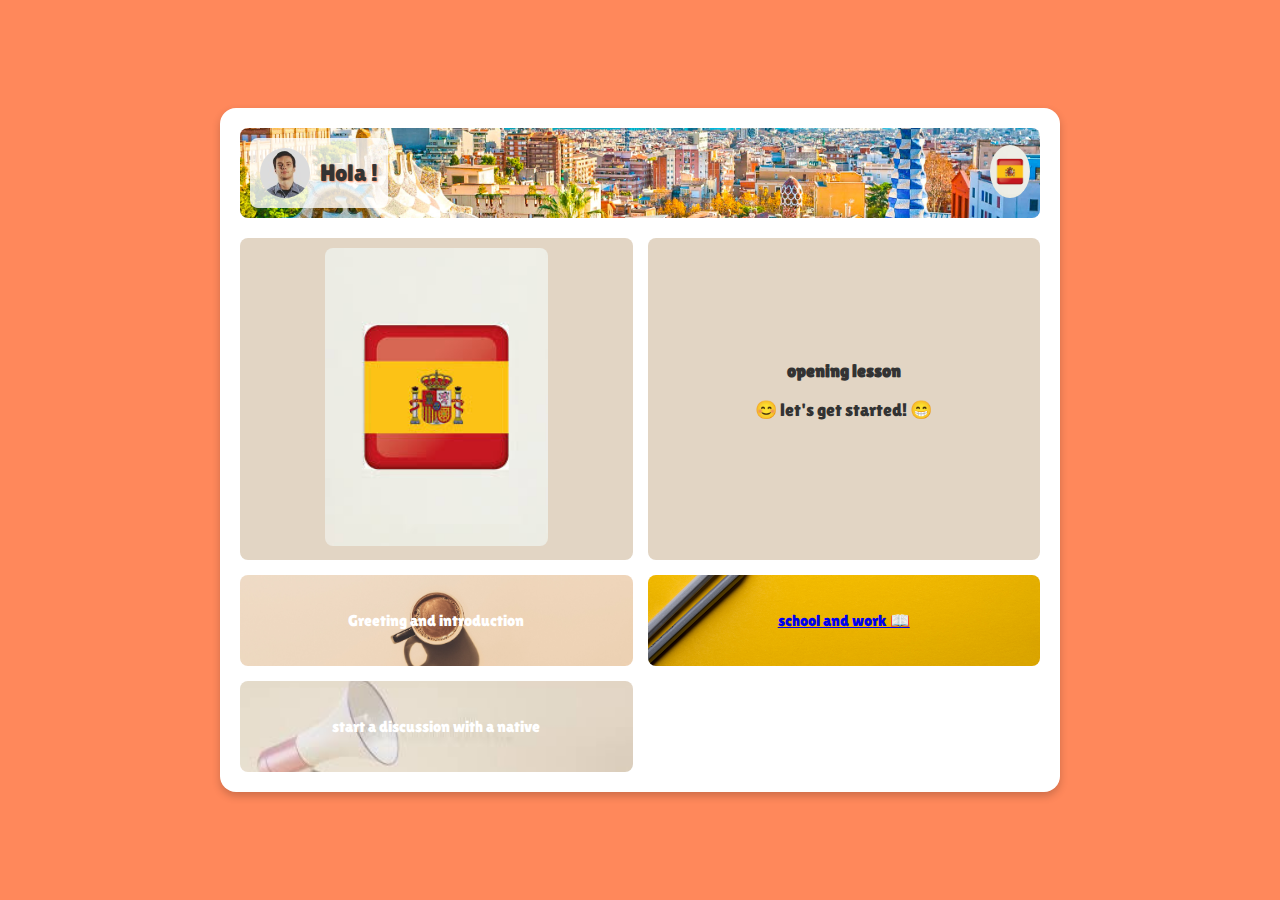
<file: index.html>
<!DOCTYPE html>
<html lang="en">
<head>
    <meta charset="UTF-8">
    <meta name="viewport" content="width=device-width, initial-scale=1.0">
    <title>Blablou - Language App</title>
    <link href="https://fonts.googleapis.com/css2?family=Archivo:wght@400&family=Lilita+One&display=swap" rel="stylesheet">
    <link rel="stylesheet" href="style.css">
</head>
<body>
    <div class="white-box">
        <div class="container">
            <header class="banner">
                <div class="profile-container">
                    <div class="profile">
                        <img src="images/moi.jpg" alt="User Avatar" class="avatar">
                        <span class="greeting">Hola !</span>
                    </div>
                </div>
                <div class="language">
                    <img src="images/ital.jpg" alt="Language Flag">
                </div>
            </header>
            <div class="grid">
                <div class="card flag-card">
                    <img src="images/ital.jpg" alt="Spanish Flag">
                </div>
                <div class="card welcome-card">
                    <a href="#opening-lesson" class="lesson-link">opening lesson</a>
                    <p>😊 let's get started! 😁</p>
                </div>
                <div class="card text-card greeting-card">
                    <p>Greeting and introduction</p>
                </div>
                <div class="card text-card school-card">
                    <a href="quiz.html" class="card-link">
                        <p>school and work 📖</p>
                    </a>
                </div>
                <div class="card text-card discussion-card">
                    <p>start a discussion with a native</p>
                </div>
            </div>
        </div>
    </div>
    <div data-tf-live="01JBM2AZDMP05PZMYEM2E46G1P"></div><script src="//embed.typeform.com/next/embed.js"></script>
 </div>

</body>
</html>
</file>
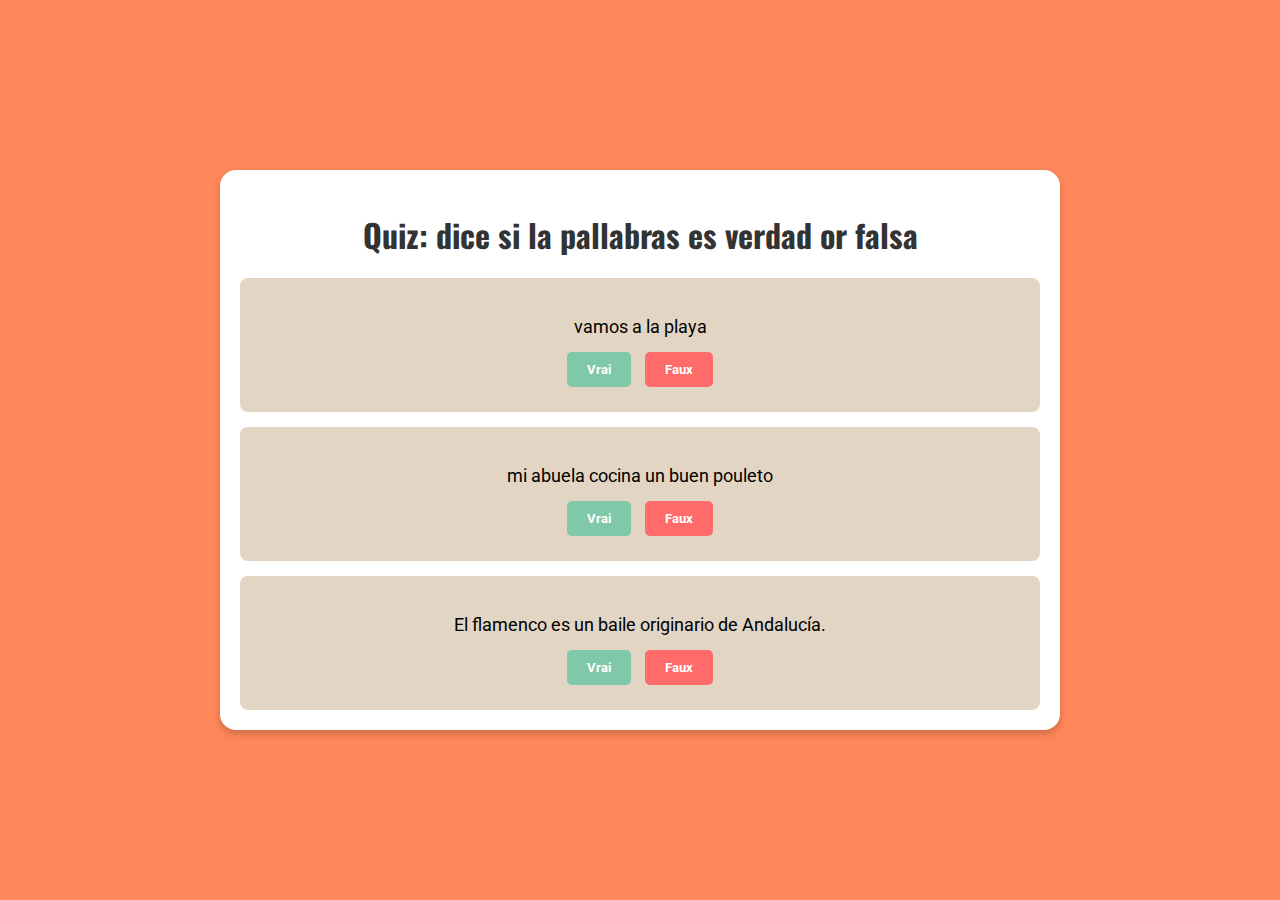
<file: ind.html>
<!DOCTYPE html>
<html lang="en">
<head>
    <meta charset="UTF-8">
    <meta name="viewport" content="width=device-width, initial-scale=1.0">
    <title>Blablou - Vrai ou Faux en Espagnol</title>
    <link href="https://fonts.googleapis.com/css2?family=Roboto:wght@400&family=Oswald:wght@700&display=swap" rel="stylesheet">
    <link rel="stylesheet" href="style2.css">
</head>
<body>
    <!-- Conteneur blanc autour de tout le contenu principal -->
    <div class="white-box">
        <div class="container">
            <!-- Titre principal de la page -->
            <h1 class="quiz-title">Quiz: dice si la pallabras es verdad or falsa</h1>
            
            <!-- Grille des questions -->
            <div class="quiz-grid">
                <!-- Exemple de question avec boutons Vrai et Faux -->
                <div class="quiz-card">
                    <p>vamos a la playa</p>
                    <button onclick="checkAnswer(true, this)">Vrai</button>
                    <button onclick="checkAnswer(false, this)">Faux</button>
                </div>
                
                <div class="quiz-card">
                    <p>mi abuela cocina un buen pouleto</p>
                    <button onclick="checkAnswer(false, this)">Vrai</button>
                    <button onclick="checkAnswer(true, this)">Faux</button>
                </div>
                
                <div class="quiz-card">
                    <p>El flamenco es un baile originario de Andalucía.</p>
                    <button onclick="checkAnswer(true, this)">Vrai</button>
                    <button onclick="checkAnswer(false, this)">Faux</button>
                </div>
            </div>
        </div>
    </div>

    <!-- Pop-up pour les réponses -->
    <div id="popup" class="popup">
        <span id="popup-message"></span>
    </div>

    <!-- JavaScript pour la logique du quiz -->
    <script src="script.js"></script>
</body>
</html>
</file>
<file: style.css>
body {
    font-family: 'Archivo', sans-serif;
    background-color: #FF885B;
    margin: 0;
    padding: 0;
    display: flex;
    justify-content: center;
    align-items: center;
    min-height: 100vh;
}


.white-box {
    background-color: #ffffff;
    border-radius: 16px;
    padding: 20px;
    box-shadow: 0 4px 8px rgba(0, 0, 0, 0.2);
    max-width: 800px;
    width: 90%;
}

.container {
    width: 100%;
}


.banner {
    display: flex;
    justify-content: space-between;
    align-items: center;
    background-image: url('images/Barcelone.jpeg');
    background-size: cover;
    background-position: center;
    padding: 10px;
    border-radius: 8px;
    color: #333;
}


.profile-container {
    background-color: rgba(255, 255, 255, 0.8); 
    border-radius: 8px;
    padding: 10px;
    display: flex;
    align-items: center;
}

.profile {
    display: flex;
    align-items: center;
}


.avatar {
    width: 50px;
    height: 50px;
    border-radius: 50%;
    margin-right: 10px;
}

.greeting {
    font-family: 'Lilita One', cursive;
    font-size: 24px;
    color: #333;
    text-shadow: 1px 1px 2px #FF885B;
}

.language img {
    width: 40px;
    border-radius: 50%;
}


.grid {
    display: grid;
    grid-template-columns: 1fr 1fr;
    gap: 15px;
    margin-top: 20px;
}

.card {
    background-color: #E2D5C4;
    padding: 20px;
    border-radius: 8px;
    text-align: center;
    font-family: 'Lilita One', cursive;
    color: #333;
}

.greeting-card {
    background-image: url('images/cafe.jpg');
    background-size: cover;
    background-position: center;
    color: #fff;
}

.school-card {
    background-image: url('images/crayon.jpg');
    background-size: cover;
    background-position: center;
    color: #fff;
}

.discussion-card {
    background-image: url('images/pa.jpg');
    background-size: cover;
    background-position: center;
    color: #fff;
}

.flag-card {
    padding: 10px;
}

.flag-card img {
    width: 60%;
    border-radius: 8px;
}

.welcome-card {
    font-size: 18px;
    display: flex;
    flex-direction: column;
    justify-content: center;
}

.lesson-link {
    color: #333;
    text-decoration: none;
    font-weight: bold;
}

/* Styles responsives */
@media (max-width: 960px) {
    .container {
        width: 100%;
    }
}

@media (max-width: 720px) {
    .container {
        width: 100%;
    }
}

@media (max-width: 540px) {
    .container {
        width: 100%;
    }
    .grid {
        grid-template-columns: 1fr;
    }
}
</file>
<file: style2.css>
/* Styles généraux */
body {
    font-family: 'Roboto', sans-serif;
    background-color: #FF885B;
    margin: 0;
    padding: 0;
    display: flex;
    justify-content: center;
    align-items: center;
    min-height: 100vh;
}

/* Conteneur blanc autour de tout le contenu principal */
.white-box {
    background-color: #ffffff;
    border-radius: 16px;
    padding: 20px;
    box-shadow: 0 4px 8px rgba(0, 0, 0, 0.2);
    max-width: 800px;
    width: 90%;
    text-align: center;
}

.container {
    width: 100%;
}

.quiz-title {
    font-family: 'Oswald', sans-serif;
    color: #333;
    margin-bottom: 20px;
}

/* Grille des questions */
.quiz-grid {
    display: grid;
    grid-template-columns: 1fr;
    gap: 15px;
}

.quiz-card {
    background-color: #E2D5C4;
    padding: 20px;
    border-radius: 8px;
    font-family: 'Roboto', sans-serif;
}

.quiz-card p {
    font-size: 18px;
    margin-bottom: 10px;
}

.quiz-card button {
    padding: 10px 20px;
    margin: 5px;
    border: none;
    border-radius: 5px;
    font-family: 'Roboto', sans-serif;
    font-weight: bold;
    cursor: pointer;
}

.quiz-card button:first-of-type {
    background-color: #7FC8A9; /* Vert clair pour Vrai */
    color: #ffffff;
}

.quiz-card button:last-of-type {
    background-color: #FF6B6B; /* Rouge clair pour Faux */
    color: #ffffff;
}

/* Pop-up de réponse */
.popup {
    position: fixed;
    top: 20px;
    left: 50%;
    transform: translateX(-50%);
    padding: 15px 25px;
    border-radius: 5px;
    font-family: 'Roboto', sans-serif;
    font-weight: bold;
    display: none;
}

.popup.correct {
    background-color: #7FC8A9; /* Vert pour bonne réponse */
    color: #ffffff;
}

.popup.wrong {
    background-color: #FF6B6B; /* Rouge pour mauvaise réponse */
    color: #ffffff;
}
</file>
